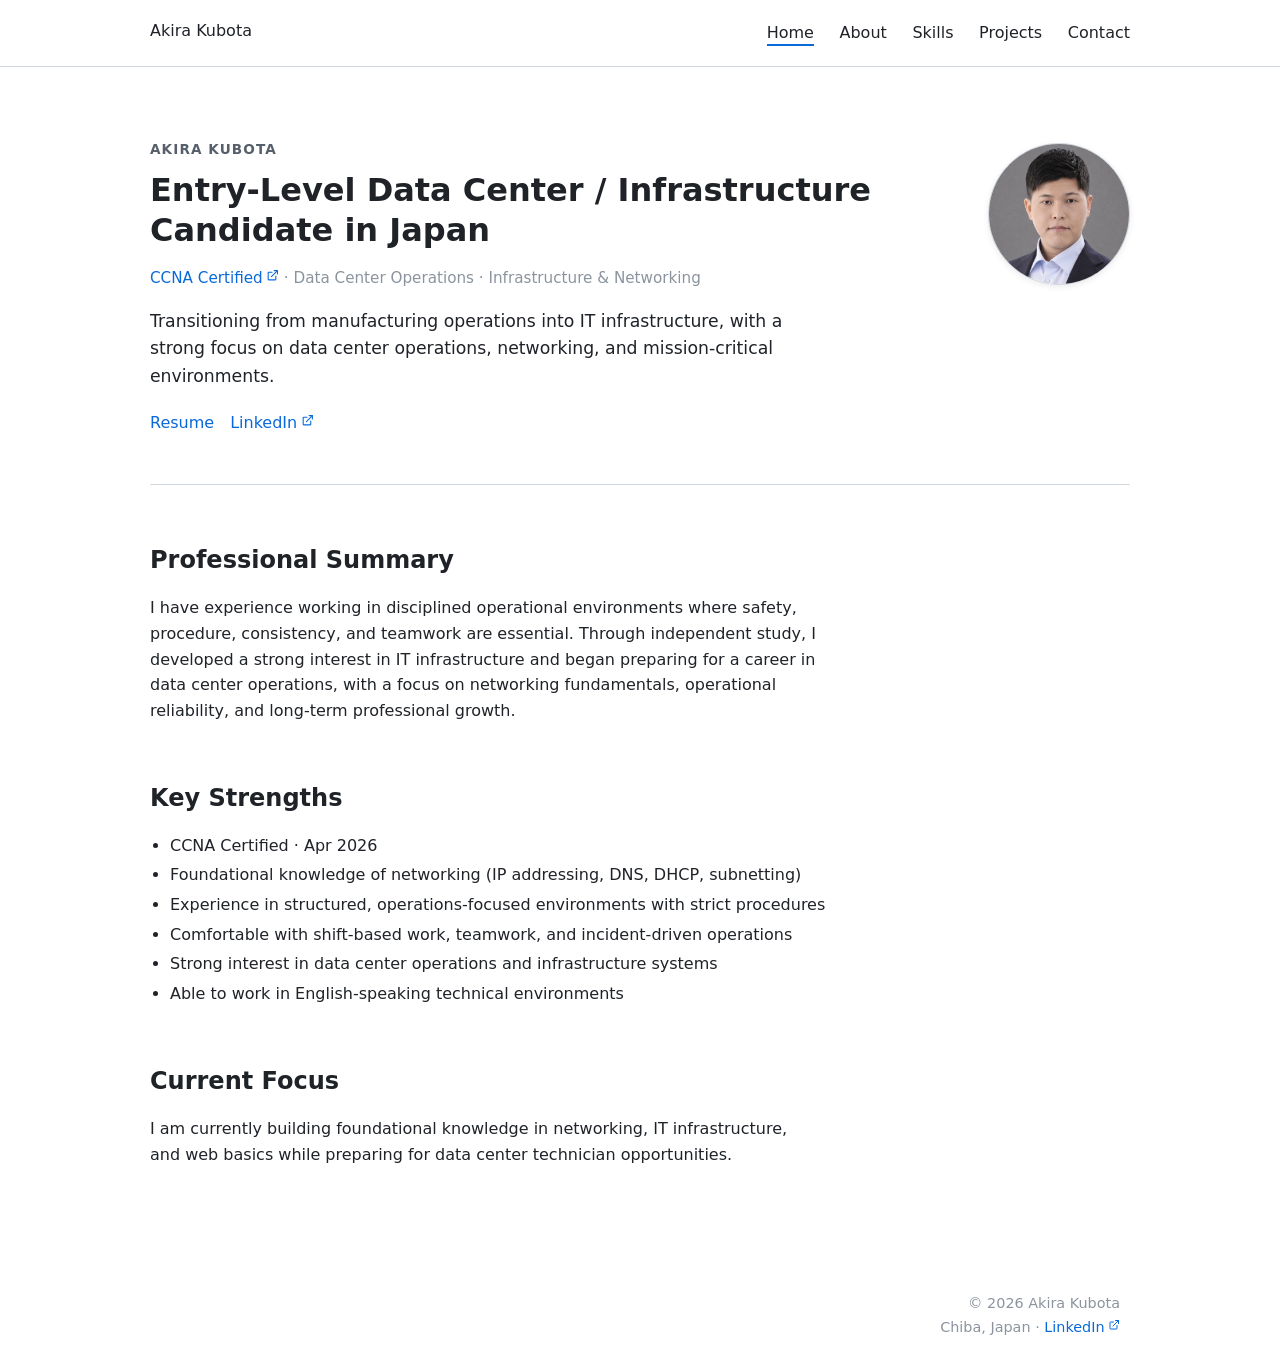
<file: index.html>
<!doctype html>
<html lang="en">
  <head>
    <meta charset="utf-8">
    <meta name="viewport" content="width=device-width, initial-scale=1">
    <title>Home | Akira Kubota</title>
    <link rel="canonical" href="https://akirakubota.com/">
    <meta name="description" content="akira kubota – data center technician candidate specializing in networking, infrastructure, and data center operations.">
    <link rel="stylesheet" href="/css/style.css?v=3">
    <link rel="icon" href="/assets/img/favicon.png" type="image/png">
    <script src="/js/main.js" defer></script>
    <script src="/js/site.js" defer></script>
  </head>

  <body>
    <header class="site-header">
      <div class="site-nav container">
        <a href="/index.html" class="site-name">Akira Kubota</a>
        <nav aria-label="Main navigation">
          <ul>
            <li><a href="/index.html" class="active">Home</a></li>
            <li><a href="/about.html">About</a></li>
            <li><a href="/skills.html">Skills</a></li>
            <li><a href="/projects.html">Projects</a></li>
            <li><a href="/contact.html">Contact</a></li>
          </ul>
        </nav>
      </div>
    </header>

    <main class="content container">
      <section class="hero">
        <div class="hero-layout">
          <div class="hero-text">
            <p class="eyebrow">Akira Kubota</p>
            <h1>
              Entry-Level Data Center / Infrastructure Candidate in Japan
            </h1>
	    <p class="hero-meta">
              <a class="external"
		 href="https://www.credly.com/badges/f3471358-a291-4534-9dd6-4aba0a507f39">CCNA Certified</a>
              · Data Center Operations · Infrastructure &amp; Networking
            </p>
            <p class="lead">
              Transitioning from manufacturing operations into IT infrastructure,
	      with a strong focus on data center operations, networking, and mission-critical environments.
            <p class="hero-links">
              <a href="/assets/resume/Akira_Kubota_Resume.pdf?v=2"
                 target="_blank"
              >Resume</a>
              <a class="external"
                 href="https://www.linkedin.com/in/akirakubota">LinkedIn</a>
            </p>
          </div>
          <div class="hero-photo">
            <img src="/assets/img/profile.jpg" alt="Akira Kubota">
          </div>
        </div>
      </section>

      <section>
        <h2>Professional Summary</h2>
        <p>
          I have experience working in disciplined operational environments where safety, procedure, consistency,
	  and teamwork are essential. Through independent study, I developed a strong interest in IT infrastructure
	  and began preparing for a career in data center operations, with a focus on networking fundamentals,
	  operational reliability, and long-term professional growth.
        </p>
      </section>
      
      <section>
        <h2>Key Strengths</h2>
        <ul>
          <li>CCNA Certified · Apr 2026</li>
          <li>Foundational knowledge of networking (IP addressing, DNS, DHCP, subnetting)</li>
          <li>Experience in structured, operations-focused environments with strict procedures</li>
          <li>Comfortable with shift-based work, teamwork, and incident-driven operations</li>
          <li>Strong interest in data center operations and infrastructure systems</li>
          <li>Able to work in English-speaking technical environments</li>
        </ul>
      </section>
      
      <section>
        <h2>Current Focus</h2>
        <p>
          I am currently building foundational knowledge in networking, IT infrastructure,
          and web basics while preparing for data center technician opportunities.
        </p>
      </section>
    </main>

   <footer class="site-footer container">
     <p>© 2026 Akira Kubota</p>
     <p>
       Chiba, Japan ·
       <a class="external" href="https://www.linkedin.com/in/akirakubota">LinkedIn</a>
     </p>
   </footer>
  </body>
</html>
</file>
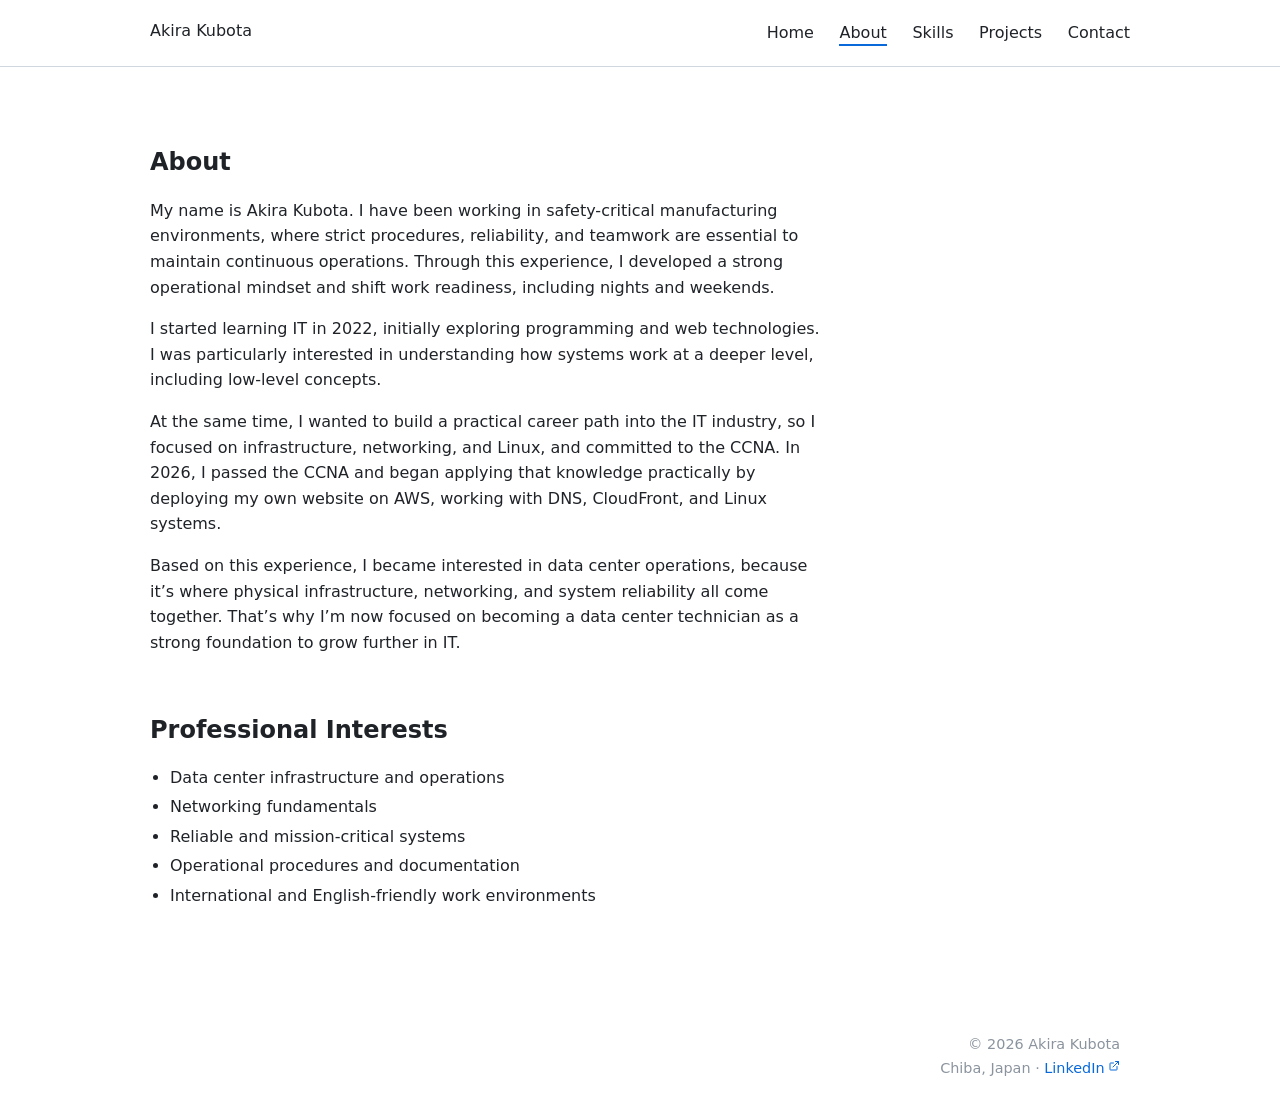
<file: about.html>
<!doctype html>
<html lang="en">
  <head>
    <meta charset="utf-8">
    <meta name="viewport" content="width=device-width, initial-scale=1">
    <title>About | Akira Kubota</title>
    <link rel="canonical" href="https://akirakubota.com/about.html">
    <meta name="description" content="akira kubota – data center technician candidate specializing in networking, infrastructure, and data center operations.">
    <link rel="stylesheet" href="/css/style.css?v=3">
    <link rel="icon" href="/assets/img/favicon.png" type="image/png">
    <script src="/js/main.js" defer></script>
    <script src="/js/site.js" defer></script>
  </head>

  <body>
    <header class="site-header">
      <div class="site-nav container">
        <a href="/index.html" class="site-name">Akira Kubota</a>
        <nav aria-label="Main navigation">
          <ul>
            <li><a href="/index.html">Home</a></li>
            <li><a href="/about.html" class="active">About</a></li>
            <li><a href="/skills.html">Skills</a></li>
            <li><a href="/projects.html">Projects</a></li>
            <li><a href="/contact.html">Contact</a></li>
          </ul>
        </nav>
      </div>
    </header>

    <main class="content container">
      <section>
        <h1>About</h1>
      
        <p>
          My name is Akira Kubota. I have been working in safety-critical
	  manufacturing environments, where strict procedures, reliability,
	  and teamwork are essential to maintain continuous operations.
	  Through this experience, I developed a strong operational mindset
	  and shift work readiness, including nights and weekends.
        </p>
      
        <p>
	  I started learning IT in 2022, initially exploring programming and
	  web technologies. I was particularly interested in understanding how
	  systems work at a deeper level, including low-level concepts.
        </p>
      
        <p>
          At the same time, I wanted to build a practical career path into the
	  IT industry, so I focused on infrastructure, networking, and Linux, 
	  and committed to the CCNA. In 2026, I passed the CCNA and began applying
	  that knowledge practically by deploying my own website on AWS, 
	  working with DNS, CloudFront, and Linux systems.
        </p>
      
        <p>
          Based on this experience, I became interested in data center operations,
	  because it’s where physical infrastructure, networking, and system 
	  reliability all come together. That’s why I’m now focused on becoming a
	  data center technician as a strong foundation to grow further in IT.
        </p>
      
      </section>
      
      <section>
        <h2>Professional Interests</h2>
      
        <ul>
          <li>Data center infrastructure and operations</li>
          <li>Networking fundamentals</li>
          <li>Reliable and mission-critical systems</li>
          <li>Operational procedures and documentation</li>
          <li>International and English-friendly work environments</li>
        </ul>
      
      </section>
    </main>

   <footer class="site-footer container">
     <p>© 2026 Akira Kubota</p>
     <p>
       Chiba, Japan ·
       <a class="external" href="https://www.linkedin.com/in/akirakubota">LinkedIn</a>
     </p>
   </footer>
  </body>
</html>
</file>
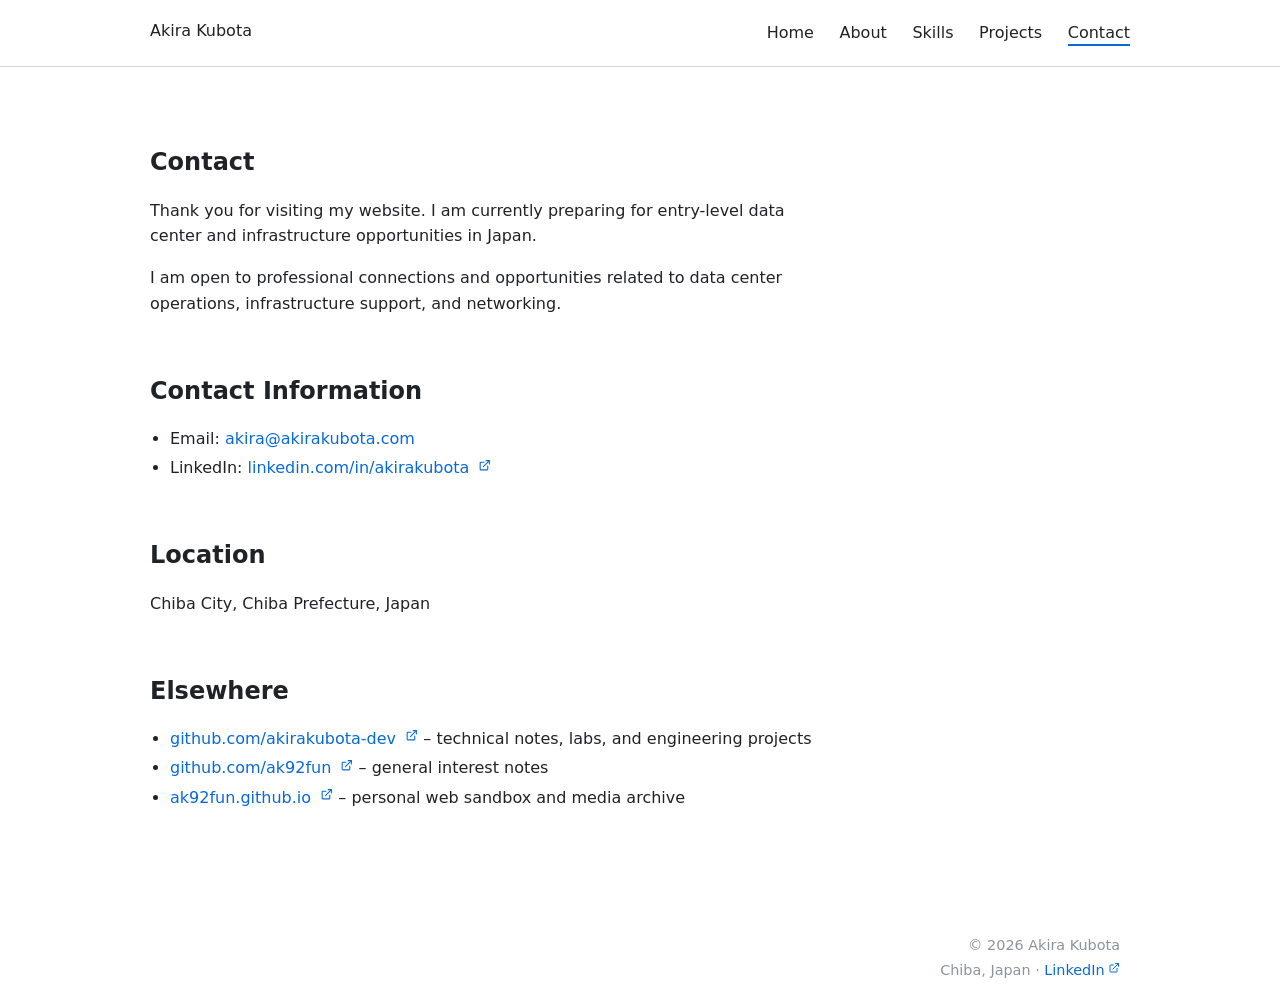
<file: contact.html>
<!doctype html>
<html lang="en">
  <head>
    <meta charset="utf-8">
    <meta name="viewport" content="width=device-width, initial-scale=1">
    <title>Contact | Akira Kubota</title>
    <link rel="canonical" href="https://akirakubota.com/contact.html">
    <meta name="description" content="akira kubota – data center technician candidate specializing in networking, infrastructure, and data center operations.">
    <link rel="stylesheet" href="/css/style.css?v=3">
    <link rel="icon" href="/assets/img/favicon.png" type="image/png">
    <script src="/js/main.js" defer></script>
    <script src="/js/site.js" defer></script>
  </head>

  <body>
    <header class="site-header">
      <div class="site-nav container">
        <a href="/index.html" class="site-name">Akira Kubota</a>
        <nav aria-label="Main navigation">
          <ul>
            <li><a href="/index.html">Home</a></li>
            <li><a href="/about.html">About</a></li>
            <li><a href="/skills.html">Skills</a></li>
            <li><a href="/projects.html">Projects</a></li>
            <li><a href="/contact.html" class="active">Contact</a></li>
          </ul>
        </nav>
      </div>
    </header>
    
    <main class="content container">
      <section>
        <h1>Contact</h1>
      
        <p>
          Thank you for visiting my website. I am currently preparing for
          entry-level data center and infrastructure opportunities in Japan.
        </p>
      
        <p>
          I am open to professional connections and opportunities related to
          data center operations, infrastructure support, and networking.
        </p>
      </section>
      
      <section>
        <h2>Contact Information</h2>
        <ul>
	  <li>
            Email:
            <a href="mailto:akira@akirakubota.com">akira@akirakubota.com</a>
          </li>
          <li>
            LinkedIn:
            <a class="external" href="https://www.linkedin.com/in/akirakubota">
              linkedin.com/in/akirakubota
            </a>
          </li>
        </ul>
      </section>
      
      <section>
        <h2>Location</h2>
        <p>Chiba City, Chiba Prefecture, Japan</p>
      </section>

      <section>
        <h2>Elsewhere</h2>
      
        <ul>
          <li>
            <a class="external" href="https://github.com/akirakubota-dev">
              github.com/akirakubota-dev
            </a>
            – technical notes, labs, and engineering projects
          </li>
      
          <li>
            <a class="external"  href="https://github.com/ak92fun">
              github.com/ak92fun
            </a>
            – general interest notes
          </li>
      
          <li>
            <a class="external"  href="https://ak92fun.github.io">
              ak92fun.github.io
            </a>
            – personal web sandbox and media archive
          </li>
        </ul>
      </section>

    </main>

   <footer class="site-footer container">
     <p>© 2026 Akira Kubota</p>
     <p>
       Chiba, Japan ·
       <a class="external" href="https://www.linkedin.com/in/akirakubota">LinkedIn</a>
     </p>
   </footer>
  </body>
</html>
</file>
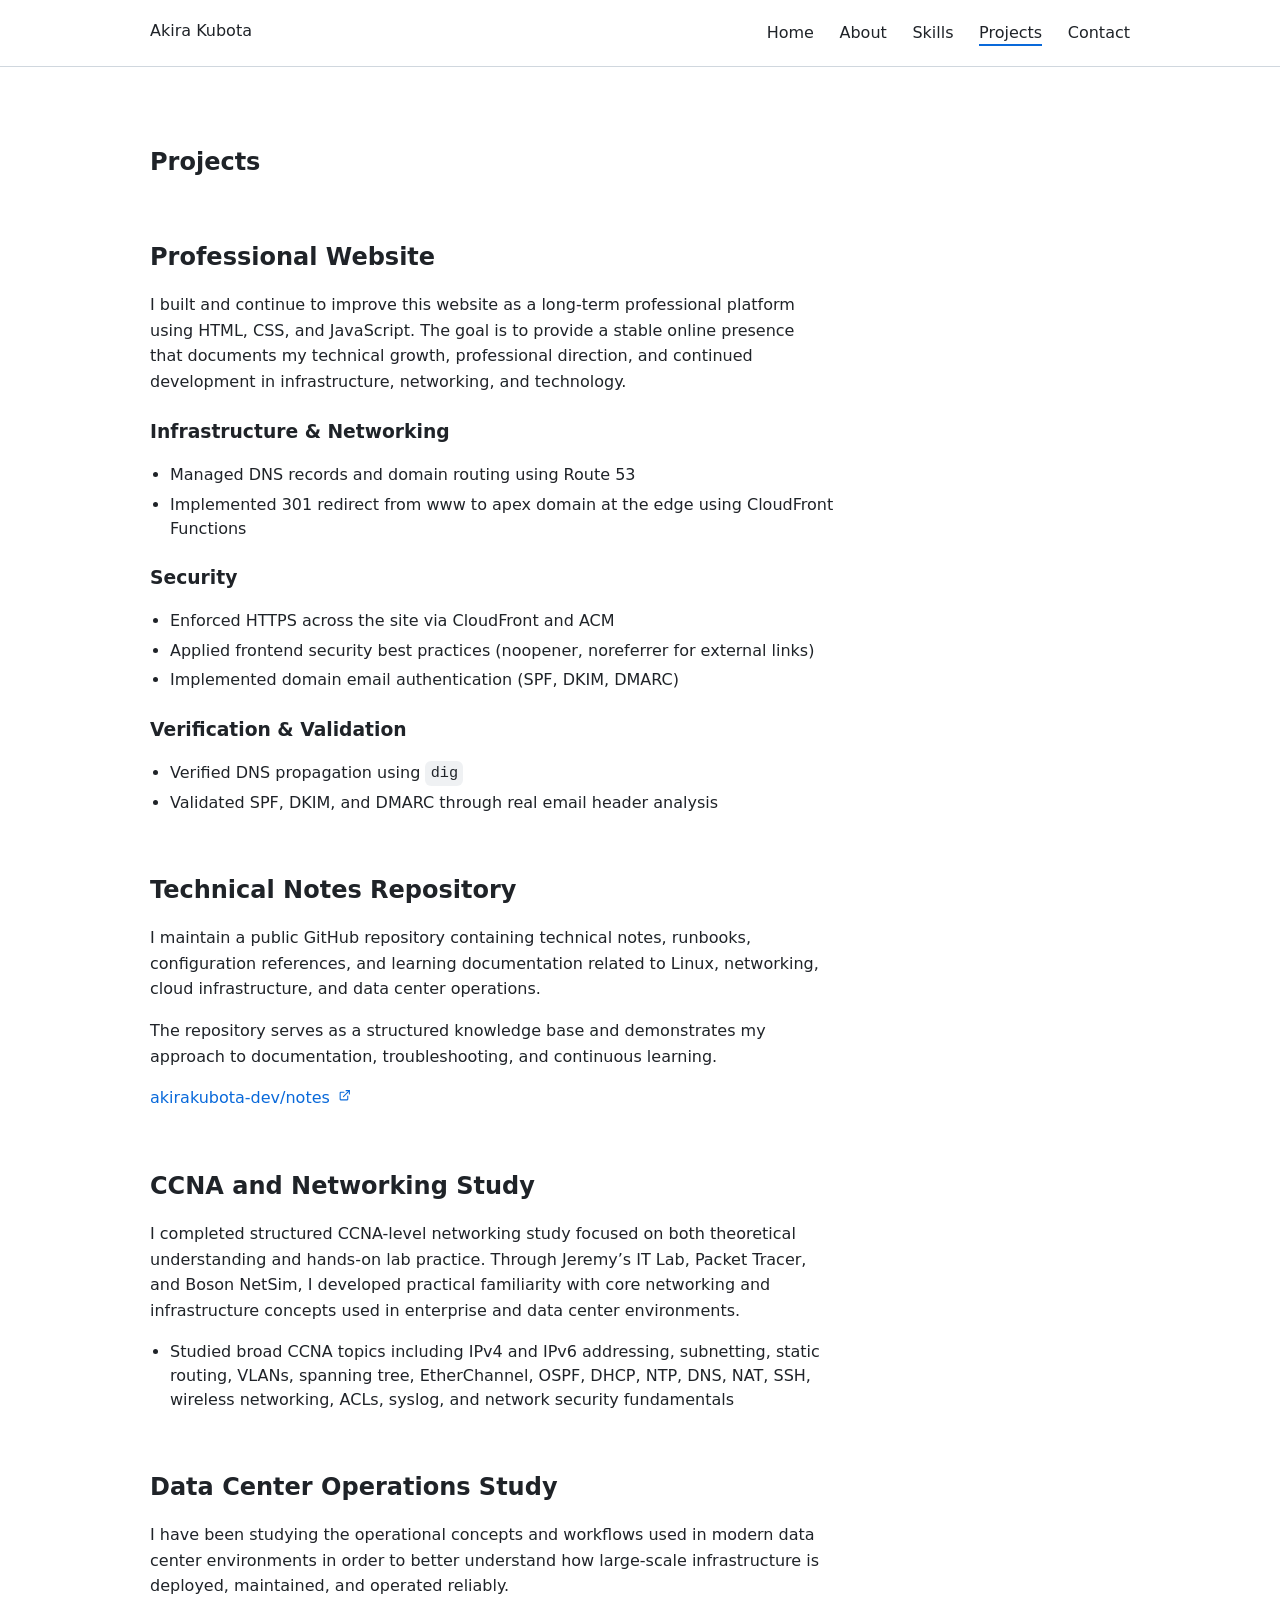
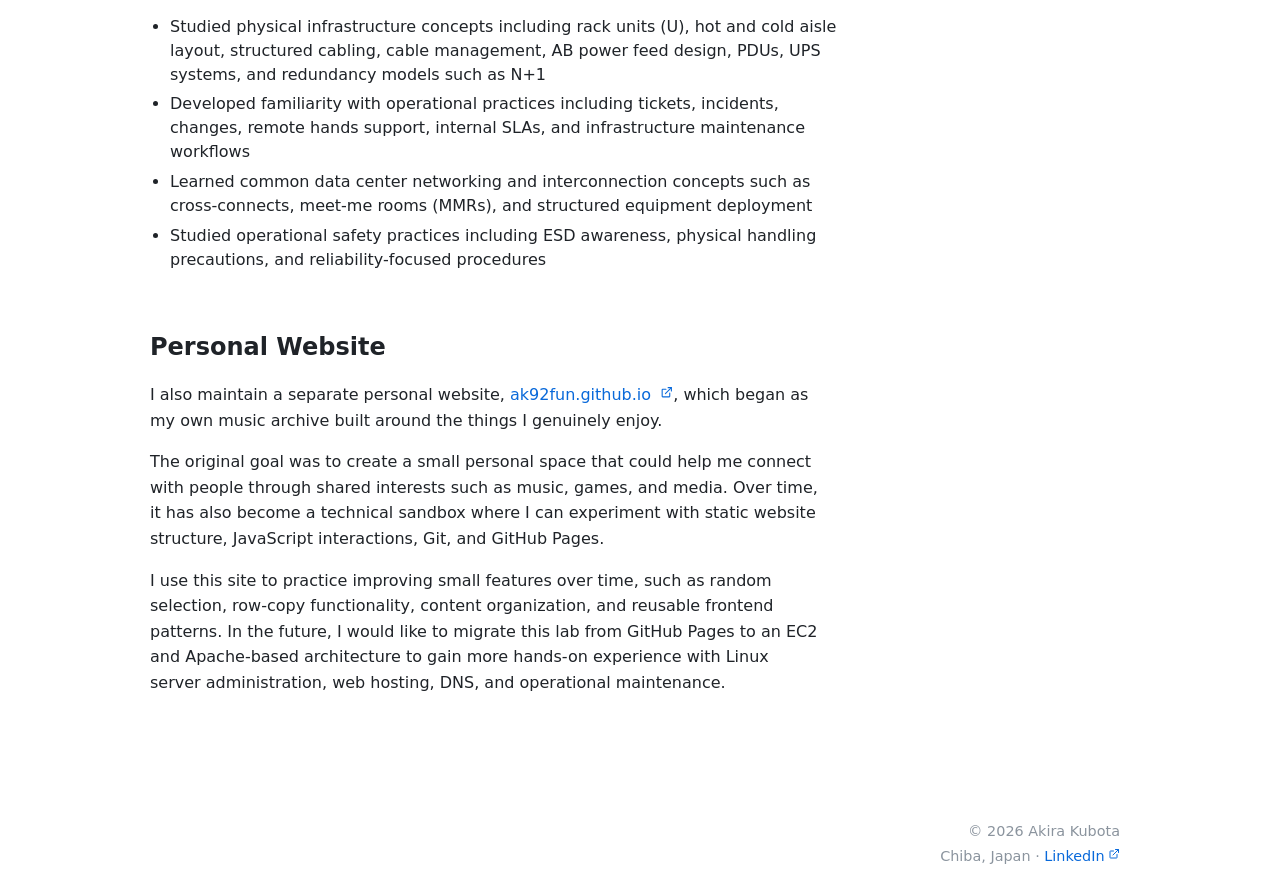
<file: projects.html>
<!doctype html>
<html lang="en">
  <head>
    <meta charset="utf-8">
    <meta name="viewport" content="width=device-width, initial-scale=1">
    <title>Projects | Akira Kubota</title>
    <link rel="canonical" href="https://akirakubota.com/projects.html">
    <meta name="description" content="akira kubota – data center technician candidate specializing in networking, infrastructure, and data center operations.">
    <link rel="stylesheet" href="/css/style.css?v=3">
    <link rel="icon" href="/assets/img/favicon.png" type="image/png">
    <script src="/js/main.js" defer></script>
    <script src="/js/site.js" defer></script>
  </head>

  <body>
    <header class="site-header">
      <div class="site-nav container">
        <a href="/index.html" class="site-name">Akira Kubota</a>
        <nav aria-label="Main navigation">
          <ul>
            <li><a href="/index.html">Home</a></li>
            <li><a href="/about.html">About</a></li>
            <li><a href="/skills.html">Skills</a></li>
            <li><a href="/projects.html" class="active">Projects</a></li>
            <li><a href="/contact.html">Contact</a></li>
          </ul>
        </nav>
      </div>
    </header>

    <main class="content container">
      <section>
        <h1>Projects</h1>
      </section>
      
      <section>
        <h2>Professional Website</h2>
	
	<p>
          I built and continue to improve this website as a long-term professional
          platform using HTML, CSS, and JavaScript. The goal is to provide a stable
          online presence that documents my technical growth, professional direction,
          and continued development in infrastructure, networking, and technology.
        </p>
      
        <h3>Infrastructure & Networking</h3>
        <ul>
          <li>Managed DNS records and domain routing using Route 53</li>
          <li>Implemented 301 redirect from www to apex domain at the edge using CloudFront Functions</li>
        </ul>
      
        <h3>Security</h3>
        <ul>
          <li>Enforced HTTPS across the site via CloudFront and ACM</li>
          <li>Applied frontend security best practices (noopener, noreferrer for external links)</li>
          <li>Implemented domain email authentication (SPF, DKIM, DMARC)</li>
        </ul>
	
        <h3>Verification & Validation</h3>
        <ul>
          <li>Verified DNS propagation using <code>dig</code></li>
          <li>Validated SPF, DKIM, and DMARC through real email header analysis</li>
        </ul>
      </section>
      
      <section>
        <h2>Technical Notes Repository</h2>
      
        <p>
          I maintain a public GitHub repository containing technical notes,
          runbooks, configuration references, and learning documentation related
          to Linux, networking, cloud infrastructure, and data center operations.
        </p>
      
        <p>
          The repository serves as a structured knowledge base and demonstrates
          my approach to documentation, troubleshooting, and continuous learning.
        </p>
      
        <p>
	  <a class="external" href="https://github.com/akirakubota-dev/notes">
            akirakubota-dev/notes
          </a>
        </p>

      </section>

      <section>
        <h2>CCNA and Networking Study</h2>
      
        <p>
          I completed structured CCNA-level networking study focused on both theoretical
          understanding and hands-on lab practice. Through Jeremy’s IT Lab, Packet Tracer,
          and Boson NetSim, I developed practical familiarity with core networking and
          infrastructure concepts used in enterprise and data center environments.
        </p>
      
        <ul>
          <li>
            Studied broad CCNA topics including IPv4 and IPv6 addressing, subnetting,
            static routing, VLANs, spanning tree, EtherChannel, OSPF, DHCP, NTP, DNS, NAT,
            SSH, wireless networking, ACLs, syslog, and network security fundamentals
          </li>
        </ul>
      </section>

      <section>
        <h2>Data Center Operations Study</h2>
      
        <p>
          I have been studying the operational concepts and workflows used in modern
          data center environments in order to better understand how large-scale
          infrastructure is deployed, maintained, and operated reliably.
        </p>
      
        <ul>
          <li>
            Studied physical infrastructure concepts including rack units (U),
            hot and cold aisle layout, structured cabling, cable management,
            AB power feed design, PDUs, UPS systems, and redundancy models such as N+1
          </li>
	  
          <li>
            Developed familiarity with operational practices including tickets,
            incidents, changes, remote hands support, internal SLAs, and
            infrastructure maintenance workflows
          </li>
          
          <li>
            Learned common data center networking and interconnection concepts such as
            cross-connects, meet-me rooms (MMRs), and structured equipment deployment
          </li>
          
          <li>
            Studied operational safety practices including ESD awareness,
            physical handling precautions, and reliability-focused procedures
          </li>
        </ul>
      </section>

      <section>
        <h2>Personal Website</h2>
      
        <p>
          I also maintain a separate personal website,

	  <a class="external" href="https://ak92fun.github.io">
            ak92fun.github.io
          </a>, which began as my own music archive built around the things I
          genuinely enjoy.
        </p>
      
        <p>
          The original goal was to create a small personal space that could help me
          connect with people through shared interests such as music, games, and media.
          Over time, it has also become a technical sandbox where I can experiment with
          static website structure, JavaScript interactions, Git, and GitHub Pages.
        </p>
      
        <p>
          I use this site to practice improving small features over time, such as
          random selection, row-copy functionality, content organization, and reusable
          frontend patterns. In the future, I would like to migrate this lab from
          GitHub Pages to an EC2 and Apache-based architecture to gain more hands-on
          experience with Linux server administration, web hosting, DNS, and
          operational maintenance.
        </p>
      </section>

    </main>

   <footer class="site-footer container">
     <p>© 2026 Akira Kubota</p>
     <p>
       Chiba, Japan ·
       <a class="external" href="https://www.linkedin.com/in/akirakubota">LinkedIn</a>
     </p>
   </footer>
  </body>
</html>
</file>
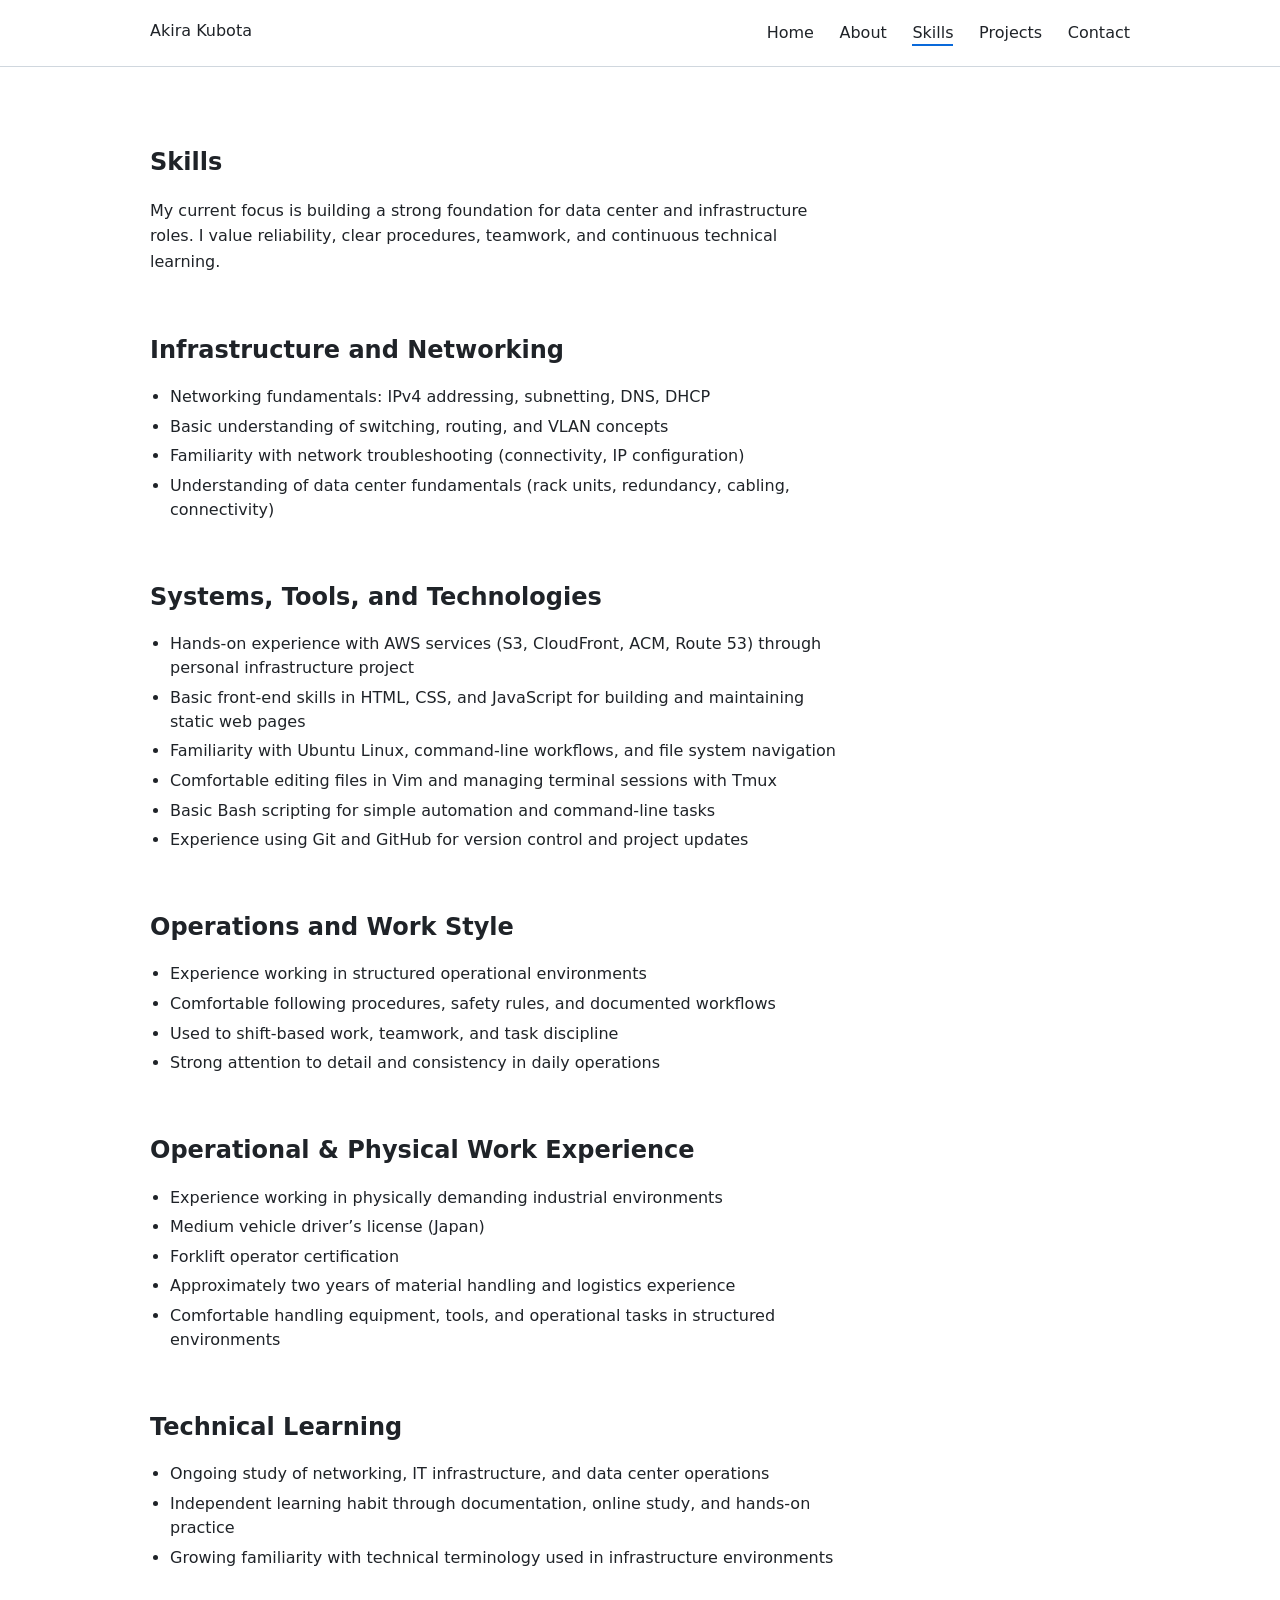
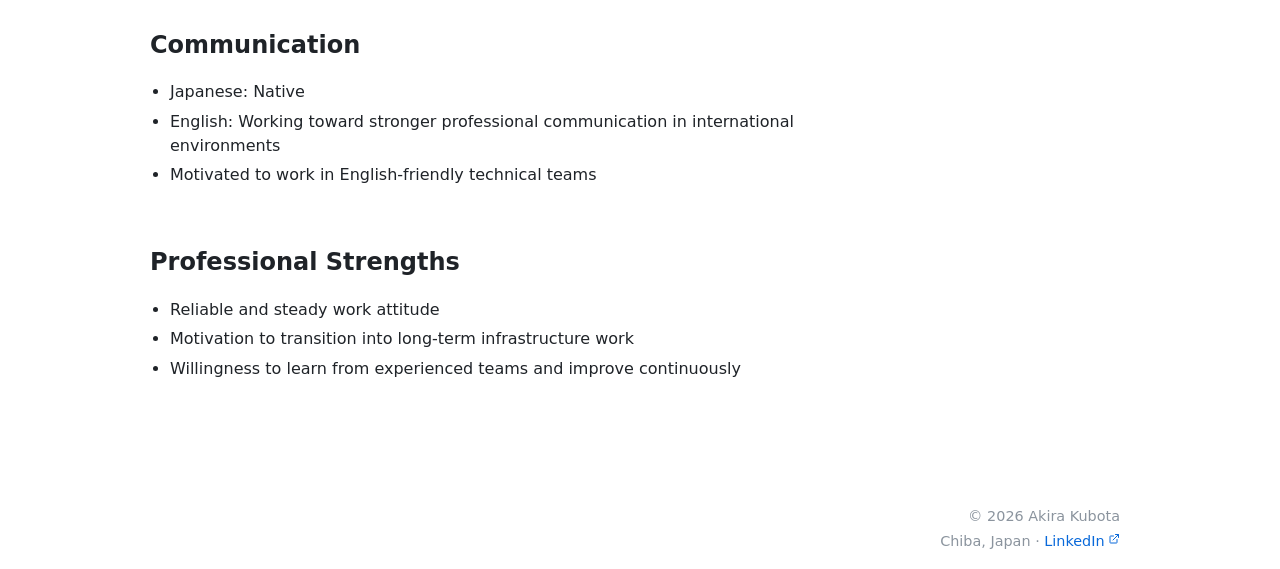
<file: skills.html>
<!doctype html>
<html lang="en">
  <head>
    <meta charset="utf-8">
    <meta name="viewport" content="width=device-width, initial-scale=1">
    <title>Skills | Akira Kubota</title>
    <link rel="canonical" href="https://akirakubota.com/skills.html">
    <meta name="description" content="Akira Kubota – data center technician candidate with skills in networking, infrastructure, AWS, Linux, and technical operations.">
    <link rel="stylesheet" href="/css/style.css?v=3">
    <link rel="icon" href="/assets/img/favicon.png" type="image/png">
    <script src="/js/main.js" defer></script>
    <script src="/js/site.js" defer></script>
  </head>

  <body>
    <header class="site-header">
      <div class="site-nav container">
        <a href="/index.html" class="site-name">Akira Kubota</a>
        <nav aria-label="Main navigation">
          <ul>
            <li><a href="/index.html">Home</a></li>
            <li><a href="/about.html">About</a></li>
            <li><a href="/skills.html" class="active">Skills</a></li>
            <li><a href="/projects.html">Projects</a></li>
            <li><a href="/contact.html">Contact</a></li>
          </ul>
        </nav>
      </div>
    </header>

    <main class="content container">
      <section>
        <h1>Skills</h1>
      
        <p>
          My current focus is building a strong foundation for data center and
          infrastructure roles. I value reliability, clear procedures, teamwork,
          and continuous technical learning.
        </p>
      </section>
      
      <section>
        <h2>Infrastructure and Networking</h2>
	<ul>
          <li>Networking fundamentals: IPv4 addressing, subnetting, DNS, DHCP</li>
          <li>Basic understanding of switching, routing, and VLAN concepts</li>
          <li>Familiarity with network troubleshooting (connectivity, IP configuration)</li>
          <li>Understanding of data center fundamentals (rack units, redundancy, cabling, connectivity)</li>
       </ul>
      </section>

      <section>
        <h2>Systems, Tools, and Technologies</h2>
        <ul>
          <li>Hands-on experience with AWS services (S3, CloudFront,
              ACM, Route 53) through personal infrastructure project</li>
          <li>Basic front-end skills in HTML, CSS, and JavaScript for
	      building and maintaining static web pages</li>
          <li>Familiarity with Ubuntu Linux, command-line workflows, and
	      file system navigation</li>
          <li>Comfortable editing files in Vim and managing terminal sessions
	       with Tmux</li>
          <li>Basic Bash scripting for simple automation and command-line tasks</li>
          <li>Experience using Git and GitHub for version control and project updates</li>
        </ul>
      </section>
      
      <section>
        <h2>Operations and Work Style</h2>
        <ul>
          <li>Experience working in structured operational environments</li>
          <li>Comfortable following procedures, safety rules, and documented workflows</li>
          <li>Used to shift-based work, teamwork, and task discipline</li>
          <li>Strong attention to detail and consistency in daily operations</li>
        </ul>
      </section>

      <section>
        <h2>Operational &amp; Physical Work Experience</h2>
	<ul>
          <li>Experience working in physically demanding industrial environments</li>
          <li>Medium vehicle driver’s license (Japan)</li>
          <li>Forklift operator certification</li>
          <li>Approximately two years of material handling and logistics experience</li>
          <li>Comfortable handling equipment, tools, and operational tasks
	      in structured environments</li>
        </ul>
      </section>
      
      <section>
        <h2>Technical Learning</h2>
        <ul>
          <li>Ongoing study of networking, IT infrastructure,
	      and data center operations</li>
          <li>Independent learning habit through documentation,
	      online study, and hands-on practice</li>
          <li>Growing familiarity with technical terminology
	      used in infrastructure environments</li>
        </ul>
      </section>
      
      <section>
        <h2>Communication</h2>
        <ul>
          <li>Japanese: Native</li>
          <li>English: Working toward stronger professional communication
	      in international environments</li>
          <li>Motivated to work in English-friendly technical teams</li>
        </ul>
      </section>
      
      <section>
        <h2>Professional Strengths</h2>
        <ul>
          <li>Reliable and steady work attitude</li>
          <li>Motivation to transition into long-term infrastructure work</li>
          <li>Willingness to learn from experienced teams and improve continuously</li>
        </ul>
      </section>
    </main>

   <footer class="site-footer container">
     <p>© 2026 Akira Kubota</p>
     <p>
       Chiba, Japan ·
       <a class="external" href="https://www.linkedin.com/in/akirakubota">LinkedIn</a>
     </p>
   </footer>
  </body>
</html>
</file>
<file: css/style.css>
/* =========================
   Base (system UI)
   ========================= */
:root {
  /* Background */
  --bg-page: #ffffff;
  --bg-soft: #f6f8fa;
  --bg-transparent: transparent;

  /* Text */
  --text-primary: #1f2328;
  --text-secondary: #57606a;
  --text-subtle: #8b949e;
  
  /* Link */
  --accent-link: #0969da;

  /* Border */
  --border-default: #d0d7de;
  --border-soft: #c9d1d9;
  --border-muted: rgba(27, 31, 36, 0.15);

  /* Effects */
  --shadow-soft: rgba(0,0,0,0.08);
  --code-inline-bg: rgba(175, 184, 193, 0.2);
  --accent-ring: color-mix(in srgb, var(--accent-link) 25%, transparent);
}

html {
  font-family: system-ui, -apple-system, BlinkMacSystemFont, "Segoe UI", Roboto,
    Ubuntu, Cantarell, "Noto Sans", Arial, sans-serif,
    "Apple Color Emoji","Segoe UI Emoji", "Segoe UI Symbol";
  font-size: 16px;
  line-height: 1.6;
  -webkit-text-size-adjust: 100%;
  overflow-y: scroll; 
}

body {
  margin: 0;
  background: var(--bg-page);
  color: var(--text-primary);
}

.container {
  max-width: 980px;
  margin: 0 auto;
  padding-left: 16px;
  padding-right: 16px;
}

/* =========================
   Site header
   ========================= */
.site-header {
  border-bottom: 1px solid var(--border-default);
}

.site-nav {
  display: flex;
  justify-content: space-between;
  align-items: center;
  padding: 18px 16px;
}

.site-nav ul {
  list-style: none;
  margin: 0;
  padding: 0;
  display: flex;
  flex-wrap: wrap;
  gap: 1.6rem;
}

.site-nav a {
  color: var(--text-primary);
  text-decoration: none;
  font-weight: 500; 
  border-bottom: 2px solid var(--bg-transparent);
  padding-bottom: 2px; 
}

.site-name {
  font-weight: 600;
  color: var(--text-primary);
  text-decoration: none;
}

.site-name:hover {
  color: var(--accent-link);
}

.site-nav a.active {
  color: var(--text-primary); 
  border-bottom: 2px solid var(--accent-link);
}

.site-nav a:hover,
.site-nav a:focus {
  color: var(--accent-link);
  text-decoration: none;
}

/* =========================
   Content typography rhythm
   ========================= */
.content {
  padding-top: 48px;
  padding-bottom: 64px;
}

.content section + section {
  margin-top: 3.5em;
}

.content h1,
.content h2,
.content h3,
.content h4 {
  margin: 1.2em 0 0.5em;
}

.content p {
  max-width: 42rem;
}

.content hr {
  border: 0;
  border-top: 1px solid var(--border-default);
  margin: 0.2em 0 0.9em;
}

.content hr + h4 {
  margin-top: 2em;
}

.content h1 + hr,
.content h2 + hr,
.content h3 + hr,
.content h4 + hr {
  margin-top: 0.25em;
}

h4 + p,
h4 + ul,
h4 + ol {
  margin-top: 0.3em;
  margin-bottom: 2em;
}

.content h2 + h3,
.content h3 + h3,
.content h3 + h4 {
  margin-top: 2em;
}

/* =========================
   Hero
   ========================= */
.hero .eyebrow {
  margin: 0 0 0.6rem;
  color: var(--text-secondary);
  font-size: 0.85rem;
  letter-spacing: 0.08em;
  text-transform: uppercase;
  font-weight: 600;
}

.hero {
  padding-top: 1.5rem;
  padding-bottom: 2rem;
  border-bottom: 1px solid var(--border-default);
}

.hero h1 {
  margin: 0 0 1rem;
  font-size: 2rem;
  line-height: 1.25;
}

.hero-layout {
  display: flex;
  align-items: flex-start;
  gap: 2.5rem;
}

.hero-text {
  flex: 1;
}

.hero-photo {
  margin-top: 4px;
  margin-bottom: 0.5rem;
}

.hero-photo img {
  width: 140px;
  height: 140px;
  border-radius: 50%;
  object-fit: cover;
  
  border: 1px solid var(--border-default);
  box-shadow: 0 2px 6px var(--shadow-soft);
}

.lead {
  max-width: 42rem;
  font-size: 1.08rem;
}

.hero-links {
  margin-top: 1.25rem;
  display: flex;
  flex-wrap: wrap;
  gap: 1rem;
  align-items: center;
}

.hero-meta {
  margin: 0.4rem 0 1rem;
  color: var(--text-subtle);
  font-size: 0.95rem;
}

.button {
  display: inline-block;
  padding: 0.7rem 1rem;
  border: 1px solid var(--border-default);
  border-radius: 6px;
  background: var(--bg-soft);
  color: var(--text-primary);
  text-decoration: none;
}

.button:hover,
.button:focus {
  border-color: var(--accent-link);
  color: var(--accent-link);
  text-decoration: none;
}

/* ================================
   Responsive: medium/small screens
   ================================ */
@media (max-width: 700px) {
  .site-nav {
    flex-direction: column;
    align-items: flex-start;
    gap: 0.75rem;
    padding: 14px 16px;
  }

  .site-nav nav {
    width: 100%;
  }

  .site-nav ul {
    gap: 1rem;
  }

  .site-name {
    line-height: 1.2;
  }

  .hero-layout {
    flex-direction: column;
    align-items: center;
    text-align: center;
  }

 .hero-photo {
    order: -1;
    margin-bottom: 1rem;
  }

  .hero-photo img {
    width: 120px;
    height: 120px;
  }

  .hero-links {
    justify-content: center;
  }
}

/* =========================
   Lists
   ========================= */
.content ul {
  padding-left: 1.25em;
  margin-left: 0;
}

.content li {
  max-width: 42rem;
  margin: 0.35em 0;
  line-height: 1.5;
}

/* =========================
   Links
   ========================= */
a {
  color: var(--accent-link);
  text-decoration: none;
  text-decoration-thickness: 1.5px;
  text-underline-offset: 0.15em;
}

a:hover {
  text-decoration: underline;
}

/* =========================
   External link icon
   ========================= */
a.external:not(.profile-icon)::after {
  content: "";
  display: inline-block;
  width: 0.85em;
  height: 0.85em;
  margin-left: 0.22em;
  vertical-align: 0.05em;

  background-color: currentColor;

  -webkit-mask-image: url("data:image/svg+xml,%3Csvg xmlns='http://www.w3.org/2000/svg' fill='none' viewBox='0 0 24 24' stroke-width='2' stroke='black'%3E%3Cpath stroke-linecap='round' stroke-linejoin='round' d='M18 13v6a1 1 0 0 1-1 1H5a1 1 0 0 1-1-1V7a1 1 0 0 1 1-1h6'/%3E%3Cpath stroke-linecap='round' stroke-linejoin='round' d='M15 3h6v6'/%3E%3Cpath stroke-linecap='round' stroke-linejoin='round' d='M10 14 21 3'/%3E%3C/svg%3E");

  mask-image: url("data:image/svg+xml,%3Csvg xmlns='http://www.w3.org/2000/svg' fill='none' viewBox='0 0 24 24' stroke-width='2' stroke='black'%3E%3Cpath stroke-linecap='round' stroke-linejoin='round' d='M18 13v6a1 1 0 0 1-1 1H5a1 1 0 0 1-1-1V7a1 1 0 0 1 1-1h6'/%3E%3Cpath stroke-linecap='round' stroke-linejoin='round' d='M15 3h6v6'/%3E%3Cpath stroke-linecap='round' stroke-linejoin='round' d='M10 14 21 3'/%3E%3C/svg%3E");

  -webkit-mask-repeat: no-repeat;
  mask-repeat: no-repeat;

  -webkit-mask-size: contain;
  mask-size: contain;
}

/* =========================
   Profile icon
   ========================= */
.profile-icon {
  position: absolute;
  top: 16px;
  right: 16px;
  z-index: 10;
}

.profile-icon img {
  width: 48px;
  height: 48px;
  border-radius: 50%;
  border: 1px solid var(--border-muted);
  background: var(--bg-transparent);
  display: block;
}

@media (max-width: 600px) {
  .profile-icon img {
    width: 40px;
    height: 40px;
  }
}

/* =========================
   Code (inline + blocks)
   ========================= */
/* inline code */
.content :not(pre) > code {
  font-family: ui-monospace, SFMono-Regular, SFMono, Menlo, Monaco, Consolas,
    "Liberation Mono", "Courier New", monospace;
  font-size: 0.95em;
  padding: 0.2em 0.35em;
  border-radius: 6px;
  background: var(--code-inline-bg);
}

/* code blocks: works for plain <pre><code> AND Rouge wrappers */
.content pre,
.content .highlight {
  border-radius: 6px;
  overflow-x: auto;
}

.content pre {
  padding: 16px;
  margin: 16px 0;
  background: var(--bg-soft);
  border: 1px solid var(--border-muted);
}

.content pre code {
  background: var(--bg-transparent);
  padding: 0;
}

.content .highlight {
  margin: 16px 0;
  background: var(--bg-soft);
  border: 1px solid var(--border-muted);
}

.content .highlight pre {
  margin: 0;
  border: 0;
  background: var(--bg-transparent);
}

/* =========================
   Blockquotes
   ========================= */
blockquote {
  margin: 0.75em 0;
  padding: 0.3em 1em;
  background-color: var(--bg-transparent);
  border-left: 3px solid var(--border-soft);
  color: var(--text-subtle);
}

blockquote p {
  margin: 0;
}

/* =========================
   Footer
   ========================= */
.site-footer {
  margin-top: 2em;
  padding: 1em 20px 1em 0;
  text-align: right;
  color: var(--text-subtle);
  font-size: 0.9em;
}

.site-footer p {
  margin: 0.1em 0;
}
</file>
